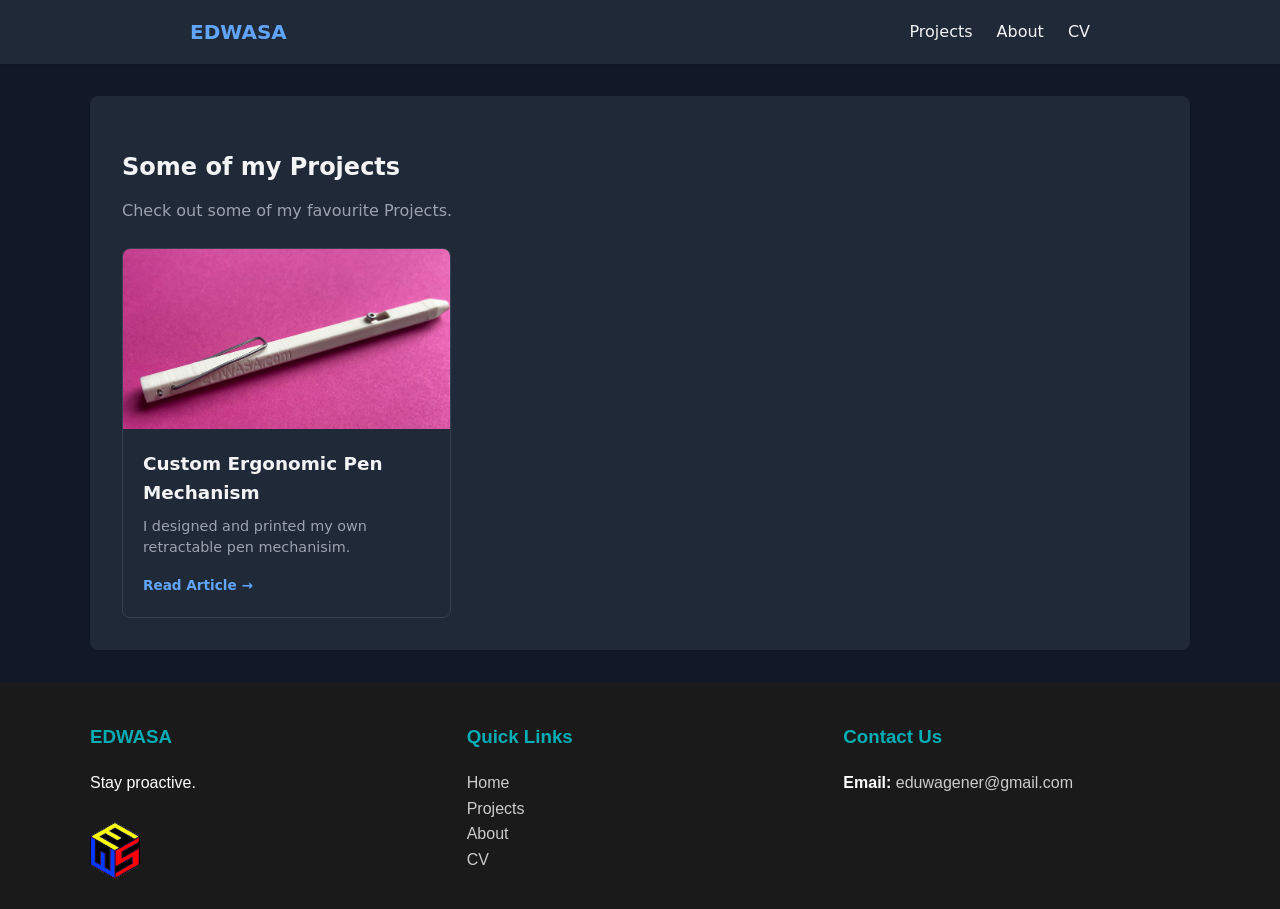
<file: index.html>
<!DOCTYPE html>
<html lang="en">
<head>
    <meta charset="UTF-8">
    <meta name="viewport" content="width=device-width, initial-scale=1.0">
    <title>EDWASA</title>
    <link rel="icon" type="image/x-icon" href="Media/logoV2.svg">
    <link rel="stylesheet" href="style.css">
    <!-- · article column style-->
    <style>
    .articles-container {
        display: grid;
        grid-template-columns: repeat(3, 1fr);
        gap: 1.5rem;
        margin-top: 1.5rem;
    }

    .article-card {
        background: var(--card-bg);
        border: 1px solid var(--border-color);
        border-radius: 8px;
        overflow: hidden;
        text-decoration: none;
        color: inherit;
        display: flex;
        flex-direction: column;
        transition: transform 0.2s ease, border-color 0.2s ease, box-shadow 0.2s ease;
    }

    .article-card:hover {
        border-color: var(--primary-color);
        transform: translateY(-4px);
        box-shadow: 0 4px 12px rgba(0, 0, 0, 0.08);
    }

    .article-image-wrapper {
        width: 100%;
        height: 180px;
        overflow: hidden;
        background-color: var(--border-color);
    }

    .article-image-wrapper img {
        width: 100%;
        height: 100%;
        object-fit: cover;
        transition: transform 0.3s ease;
    }

    .article-card:hover .article-image-wrapper img {
        transform: scale(1.03);
    }

    .article-content {
        padding: 1.25rem;
        display: flex;
        flex-direction: column;
        flex-grow: 1;
    }

    .article-content h3 {
        font-size: 1.15rem;
        margin: 0 0 0.5rem 0;
        color: var(--text-color);
    }

    .article-content p {
        font-size: 0.9rem;
        color: var(--muted-text);
        line-height: 1.5;
        margin: 0 0 1rem 0;
        flex-grow: 1;
    }

    .read-more {
        font-size: 0.85rem;
        font-weight: 600;
        color: var(--primary-color);
    }
    </style>
</head>

<script>
    fetch('header.html')
        .then(response => response.text())
        .then(data => {
            document.getElementById('site-header').innerHTML = data;
        });
    fetch('footer.html')
        .then(response => response.text())
        .then(data => {
            document.getElementById('site-footer').innerHTML = data;
        });
</script>

<body>

    <!-- Header & Navigation -->
    <header id="site-header"></header>

    <main>
        <!-- Featured Articles Section -->
        <section>
            <h2>Some of my Projects</h2>
            <p style="color: var(--muted-text); margin-top: -0.5rem;">Check out some of my favourite Projects.</p>
            
            <div class="articles-container">
                <!-- Article Box 1 -->
                <a href="article-viewer.html?file=Articles/001_Ergonomic_Pen/Ergonomic_Pen.md" class="article-card">
                    <div class="article-image-wrapper">
                        <img src="Articles/001_Ergonomic_Pen/Media/cover.jpeg" alt="Ergonomic Pen" />
                    </div>
                    <div class="article-content">
                        <h3>Custom Ergonomic Pen Mechanism</h3>
                        <p>I designed and printed my own retractable pen mechanisim.</p>
                        <span class="read-more">Read Article &rarr;</span>
                    </div>
                </a>

                <!-- Article Box 2 -->
                <!--
                <a href="link-to-article-2.html" class="article-card">
                    <div class="article-image-wrapper">
                        <img src="path-to-image-2.jpg" alt="Article 2 Cover" />
                    </div>
                    <div class="article-content">
                        <h3>Article Title Two</h3>
                        <p>A brief summary or description of the second article goes right here.</p>
                        <span class="read-more">Read Article &rarr;</span>
                    </div>
                </a>
            -->
                <!-- Article Box 3 -->
                 <!--
                <a href="link-to-article-3.html" class="article-card">
                    <div class="article-image-wrapper">
                        <img src="path-to-image-3.jpg" alt="Article 3 Cover" />
                    </div>
                    <div class="article-content">
                        <h3>Article Title Three</h3>
                        <p>A brief summary or description of the third article goes right here.</p>
                        <span class="read-more">Read Article &rarr;</span>
                    </div>
                </a>
                -->
            </div>
        </section>
    </main>

    <footer id="site-footer"></footer>
</body>
</html>
</file>
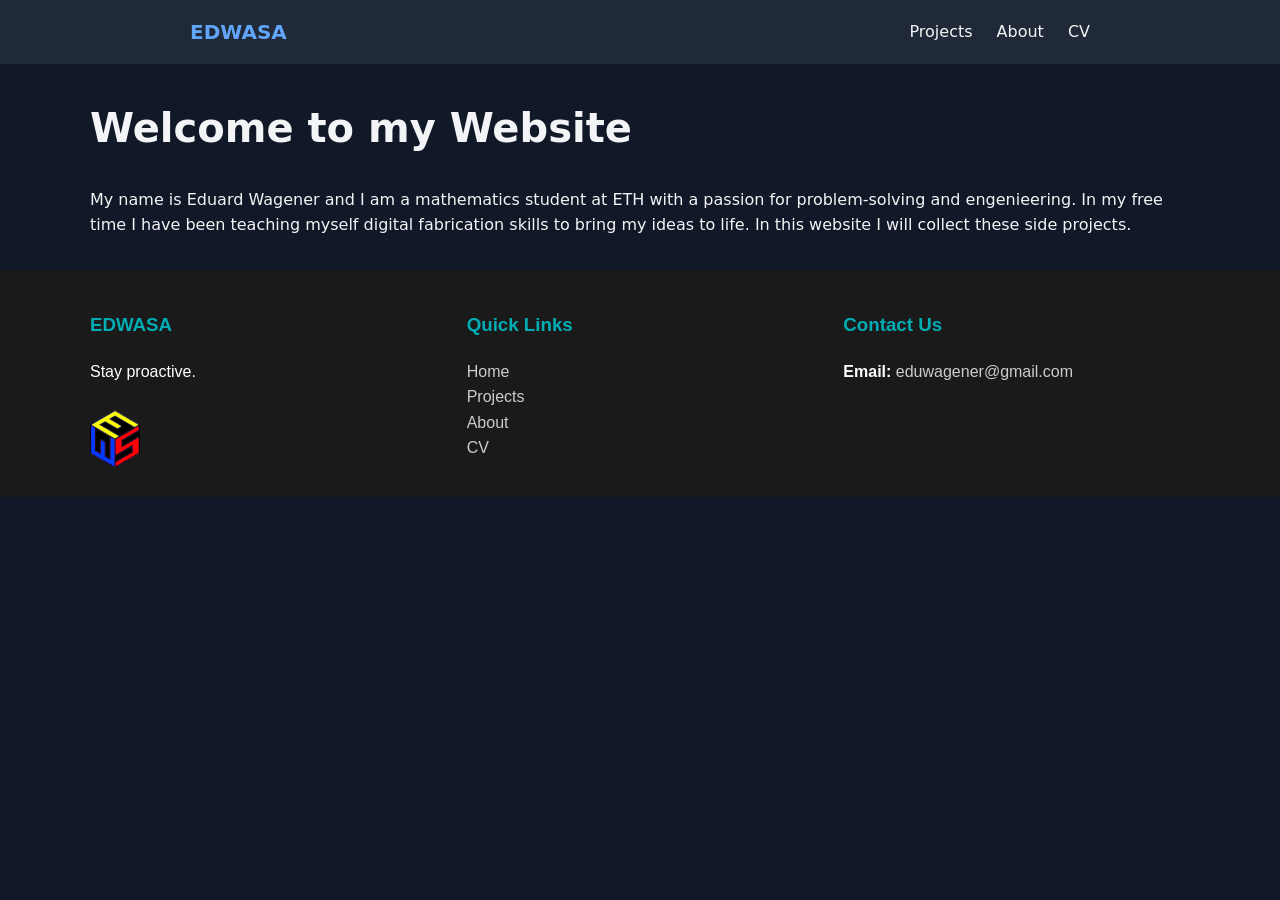
<file: about.html>
<!DOCTYPE html>
<html lang="en">
<head>
    <meta charset="UTF-8">
    <meta name="viewport" content="width=device-width, initial-scale=1.0">
    <title>EDWASA</title>
    <link rel="icon" type="image/x-icon" href="Media/logoV2.svg">
    <link rel="stylesheet" href="style.css">
</head>

<!-- Fetch Header & Footer-->
<script>
    fetch('header.html')
        .then(response => response.text())
        .then(data => {
            document.getElementById('site-header').innerHTML = data;
        });
    fetch('footer.html')
        .then(response => response.text())
        .then(data => {
            document.getElementById('site-footer').innerHTML = data;
        });
</script>

<body>

    <!-- Header & Navigation -->
    <header id="site-header"></header>

    <main>
        <div>
            <h1>Welcome to my Website</h1>
            <p>My name is Eduard Wagener and I am a mathematics student at ETH with a passion for problem-solving and engenieering. 
                In my free time I have been teaching myself digital fabrication skills to bring my ideas to life. In this website I will collect these side projects.</p>
        </div>
    </main>

        <!-- Footer -->
    <footer id="site-footer"></footer>
</body>
</html>
</file>
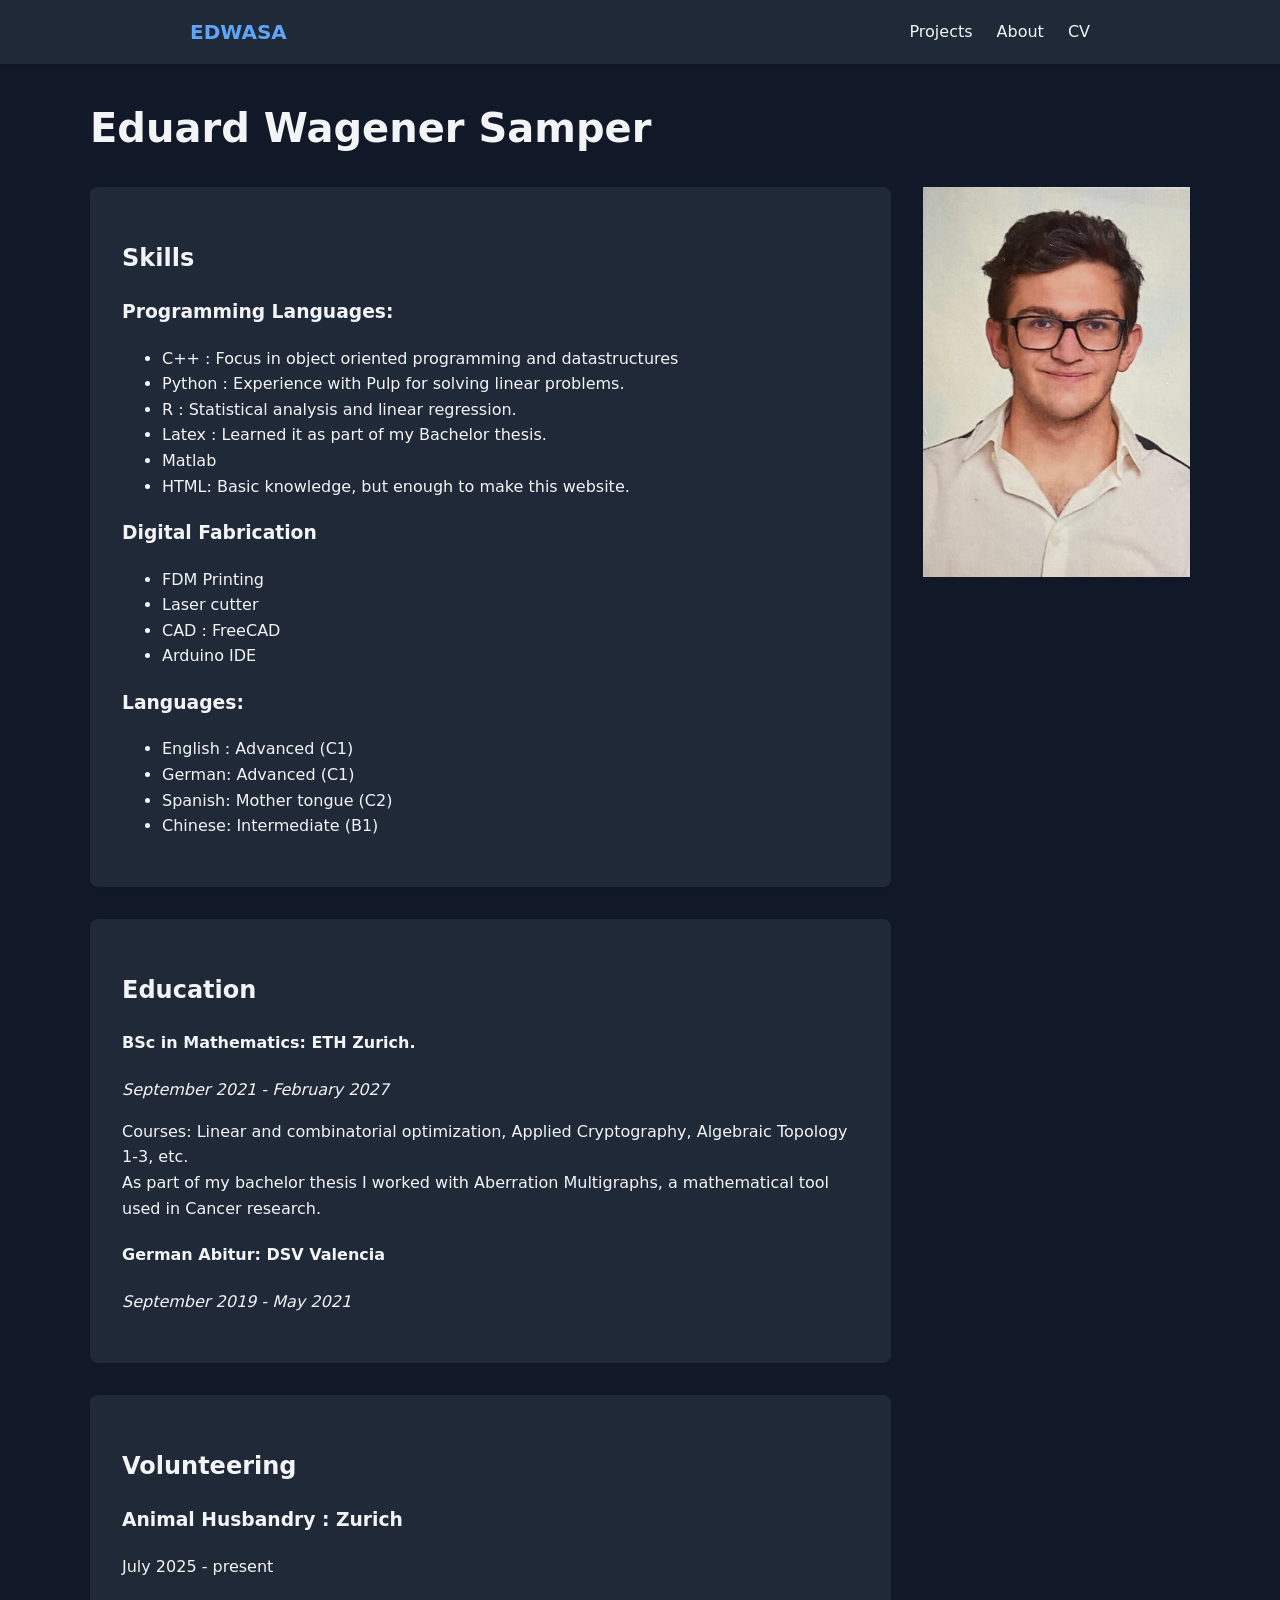
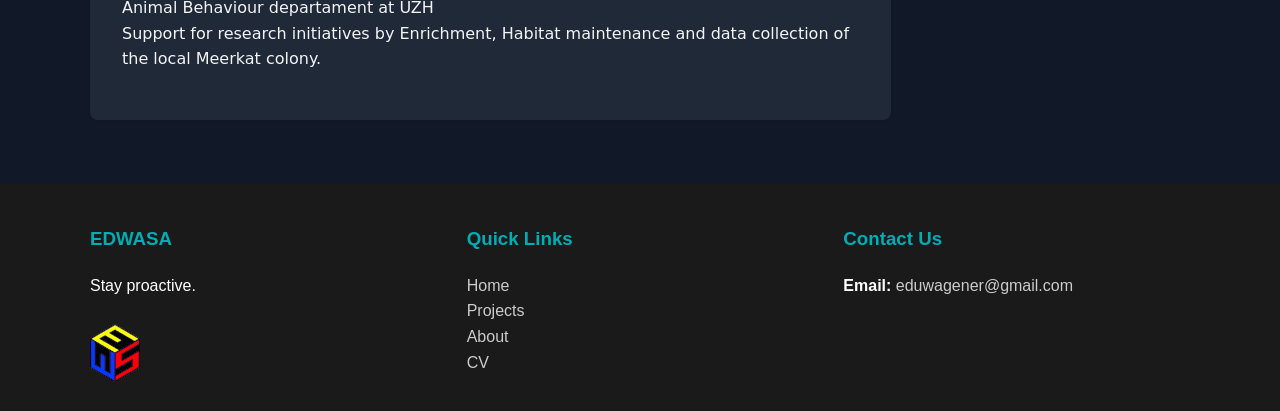
<file: cv.html>
<!DOCTYPE html>
<html lang="en">
<head>
    <meta charset="UTF-8">
    <meta name="viewport" content="width=device-width, initial-scale=1.0">
    <title>EDWASA</title>
    <link rel="icon" type="image/x-icon" href="Media/logoV2.svg">
    <link rel="stylesheet" href="style.css">
    <!-- Styling for columns -->
    <style>
        .content-wrapper {
            display: flex;
            flex-direction: column; /* Stack columns on mobile */
            gap: 2rem;
        }

        .main-content {
            flex: 3;
        }

        .sidebar-block {
            flex: 1;
        }

        @media screen and (min-width: 768px) {
            .content-wrapper {
                flex-direction: row; /* Place columns side-by-side on PC */
            }
        }
    </style>
</head>

<script>
    fetch('header.html')
        .then(response => response.text())
        .then(data => {
            document.getElementById('site-header').innerHTML = data;
        });
    fetch('footer.html')
        .then(response => response.text())
        .then(data => {
            document.getElementById('site-footer').innerHTML = data;
        });
</script>

<body>

    <!-- Header & Navigation -->
    <header id="site-header"></header>

    <main>
        <h1>Eduard Wagener Samper</h1>
        <div class="content-wrapper">
            <div class="main-content">
                <section>
                    <h2>Skills</h2>
                    <h3>Programming Languages:</h3>
                    <div>
                        <ul>
                            <li>C++ : Focus in object oriented programming and datastructures</li>
                            <li>Python : Experience with Pulp for solving linear problems.</li>
                            <li>R : Statistical analysis and linear regression.</li>
                            <li>Latex : Learned it as part of my Bachelor thesis.</li>
                            <li>Matlab</li>
                            <li>HTML: Basic knowledge, but enough to make this website.</li>
                        </ul>
                    </div>
                    <div>
                        <h3>Digital Fabrication</h3>
                        <ul>
                            <li>FDM Printing</li>
                            <li>Laser cutter</li>
                            <li>CAD : FreeCAD</li>
                            <li>Arduino IDE</li>
                        </ul>
                    </div>
                    <h3>Languages:</h3>
                    <div>
                        <ul>
                            <li>English : Advanced (C1)</li>
                            <li>German: Advanced (C1)</li>
                            <li>Spanish: Mother tongue (C2)</li>
                            <li>Chinese: Intermediate (B1)</li>
                        </ul>
                    </div>
                </section>

                 <section>
                    <h2>Education</h2>
                    <div>
                        <h4>BSc in Mathematics: ETH Zurich.</h4>
                        <p><em>September 2021 - February 2027</em></p>
                        <p>Courses: Linear and combinatorial optimization, Applied Cryptography, Algebraic Topology 1-3, etc. <br>
                        As part of my bachelor thesis I worked with Aberration Multigraphs, a mathematical tool used in Cancer research.</p>
                        <h4>German Abitur: DSV Valencia</h4>
                        <p><em>September 2019 - May 2021</em></p>
                    </div>
                </section>

                <section>
                    <h2>Volunteering</h2>
                    <div>
                        <h3>Animal Husbandry : Zurich</h3>
                        <p>July 2025 - present</p>
                        <p>Animal Behaviour departament at UZH <br>
                            Support for research initiatives by Enrichment, Habitat maintenance and data collection of the local Meerkat colony.</p>
                    </div>
                </section>
            </div>
            <aside class="sidebar-block">
                <img src="Media/edu.jpeg" style="width: 100%; height:auto">
            </aside>
        </div>
    </main>

    <footer id="site-footer"></footer>
</body>
</html>
</file>
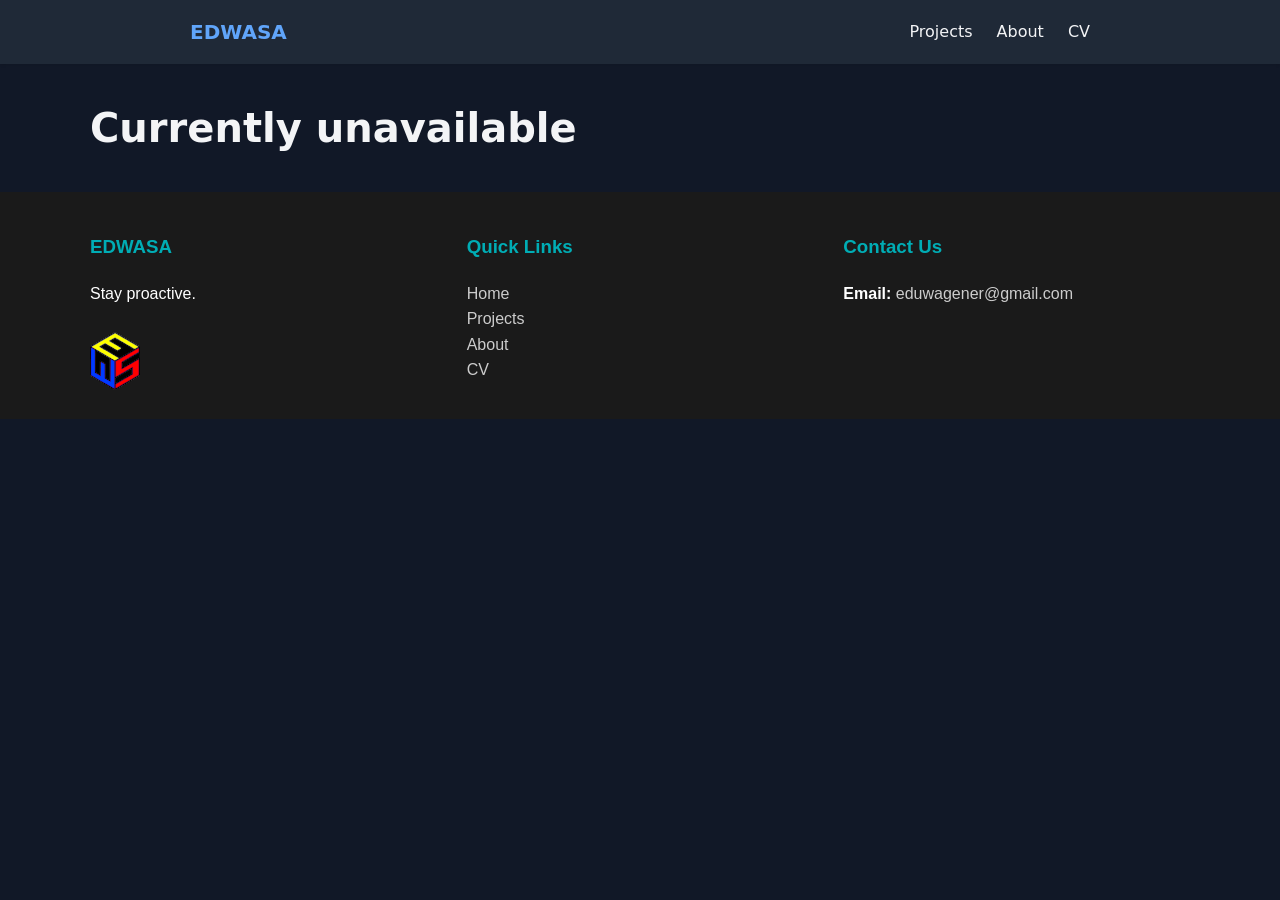
<file: essay.html>
<!DOCTYPE html>
<html lang="en">
<head>
    <meta charset="UTF-8">
    <meta name="viewport" content="width=device-width, initial-scale=1.0">
    <title>EDWASA</title>
    <link rel="icon" type="image/x-icon" href="Media/logoV2.svg">
    <!-- Styling for Light & Dark Mode -->
    <link rel="stylesheet" href="style.css">
</head>

<script>
    fetch('header.html')
        .then(response => response.text())
        .then(data => {
            document.getElementById('site-header').innerHTML = data;
        });
    fetch('footer.html')
        .then(response => response.text())
        .then(data => {
            document.getElementById('site-footer').innerHTML = data;
        });
</script>

<body>

    <header id="site-header"></header>

    <main>
        <div>
            <h1>Currently unavailable</h1>
        </div>
    </main>

    <footer id="site-footer"></footer>
</body>
</html>
</file>
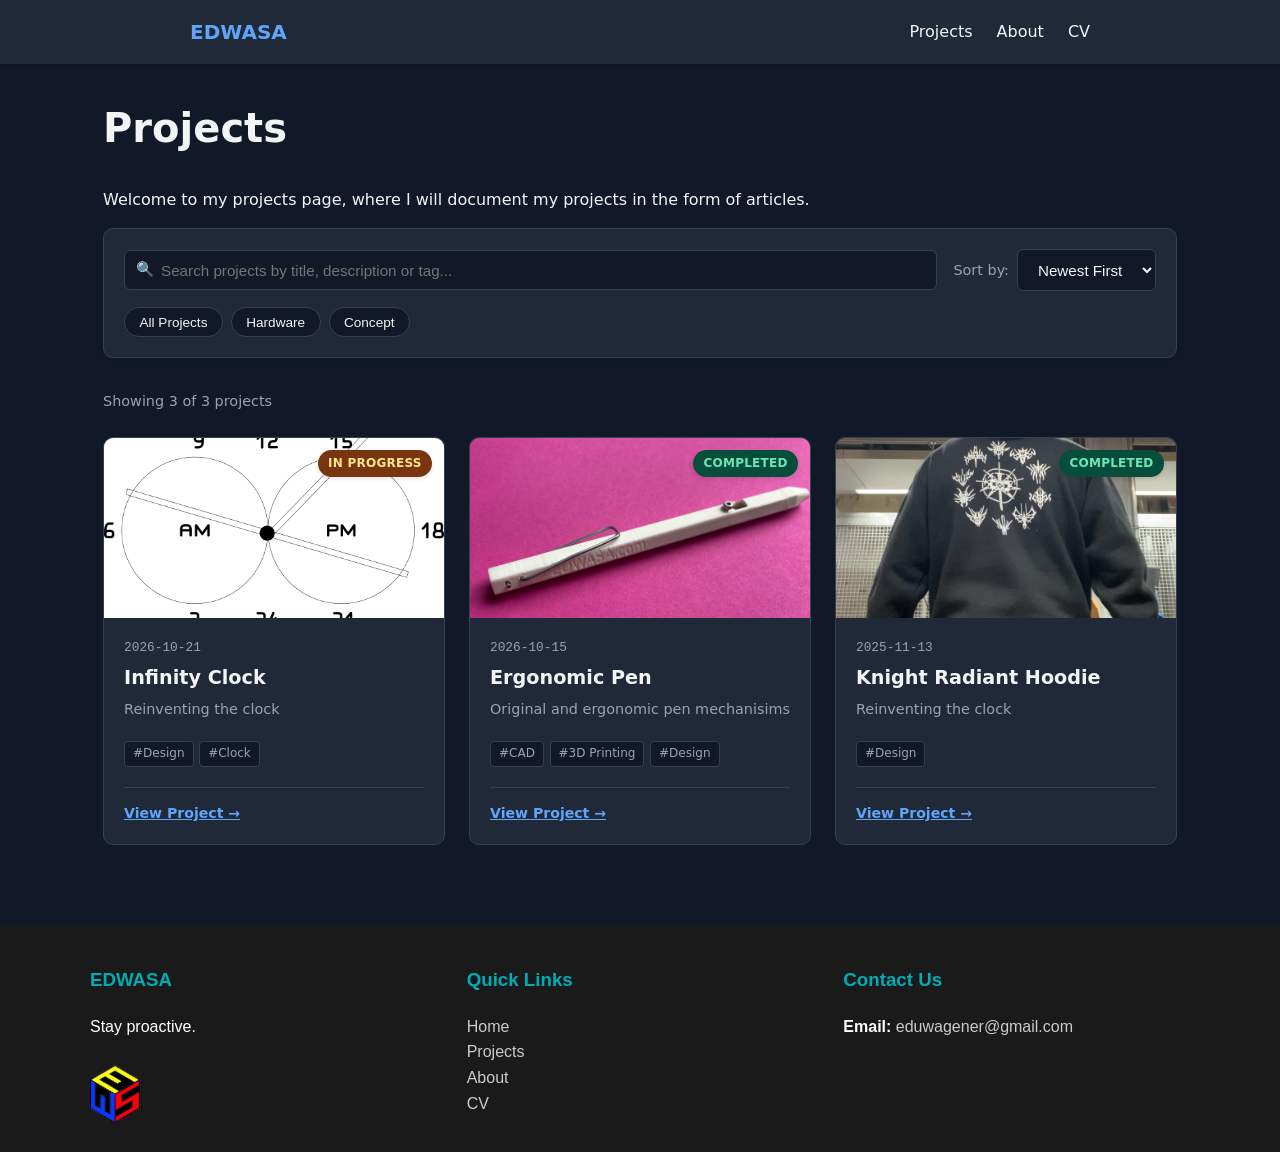
<file: projects.html>
<!DOCTYPE html>
<html lang="en">
<head>
    <meta charset="UTF-8">
    <meta name="viewport" content="width=device-width, initial-scale=1.0">
    <title>Projects - EDWASA</title>
    <link rel="icon" type="image/x-icon" href="Media/logoV2.svg">
    <link rel="stylesheet" href="style.css">
    <style>
        body {
            font-family: system-ui, -apple-system, BlinkMacSystemFont, "Segoe UI", Roboto, sans-serif;
            line-height: 1.6;
            color: var(--text-color);
            background-color: var(--bg-color);
            margin: 0;
            padding: 0;
            transition: background-color 0.3s ease, color 0.3s ease;
            display: flex;
            flex-direction: column;
            min-height: 100vh;
        }

        /* Interactive Controls Section */
        .controls-card {
            background: var(--card-bg);
            border: 1px solid var(--border-color);
            border-radius: 10px;
            padding: 1.25rem;
            margin-bottom: 2rem;
            box-shadow: 0 2px 6px rgba(0, 0, 0, 0.04);
            transition: background-color 0.3s ease, border-color 0.3s ease;
        }

        .controls-top {
            display: flex;
            flex-wrap: wrap;
            gap: 1rem;
            justify-content: space-between;
            align-items: center;
            margin-bottom: 1rem;
        }

        .search-box {
            position: relative;
            flex: 1;
            min-width: 240px;
        }

        .search-input {
            width: 100%;
            padding: 0.65rem 1rem 0.65rem 2.25rem;
            border: 1px solid var(--border-color);
            border-radius: 6px;
            background: var(--bg-color);
            color: var(--text-color);
            font-size: 0.95rem;
            box-sizing: border-box;
            transition: border-color 0.2s ease, background-color 0.3s ease;
        }

        .search-input:focus {
            outline: none;
            border-color: var(--primary-color);
        }

        .search-icon {
            position: absolute;
            left: 0.75rem;
            top: 50%;
            transform: translateY(-50%);
            color: var(--muted-text);
            pointer-events: none;
            font-size: 0.9rem;
        }

        .sort-wrapper {
            display: flex;
            align-items: center;
            gap: 0.5rem;
        }

        .sort-label {
            font-size: 0.9rem;
            font-weight: 500;
            color: var(--muted-text);
            white-space: nowrap;
        }

        .sort-select {
            padding: 0.65rem 1rem;
            border: 1px solid var(--border-color);
            border-radius: 6px;
            background: var(--bg-color);
            color: var(--text-color);
            font-size: 0.95rem;
            cursor: pointer;
            transition: border-color 0.2s ease, background-color 0.3s ease;
        }

        .sort-select:focus {
            outline: none;
            border-color: var(--primary-color);
        }

        /* Filter Pills */
        .filter-pills {
            display: flex;
            flex-wrap: wrap;
            gap: 0.5rem;
            align-items: center;
        }

        .filter-btn {
            background: var(--bg-color);
            border: 1px solid var(--border-color);
            color: var(--text-color);
            padding: 0.4rem 0.9rem;
            border-radius: 20px;
            font-size: 0.85rem;
            font-weight: 500;
            cursor: pointer;
            transition: all 0.2s ease;
        }

        .filter-btn:hover {
            border-color: var(--primary-color);
            color: var(--primary-color);
        }

        .filter-btn.idea {
            background: var(--primary-color);
            border-color: var(--primary-color);
            color: #ffffff;
        }

        /* Results Counter */
        .results-meta {
            display: flex;
            justify-content: space-between;
            align-items: center;
            margin-bottom: 1.5rem;
            font-size: 0.9rem;
            color: var(--muted-text);
        }

        /* Articles / Projects Grid */
        .articles-container {
            display: grid;
            grid-template-columns: repeat(3, minmax(280px, 1fr));
            gap: 1.5rem;
            margin-bottom: 3rem;
            max-width: 100%;
        }

        /* Adapt Article Card for Projects */
        .article-card {
            background: var(--card-bg);
            border: 1px solid var(--border-color);
            border-radius: 10px;
            overflow: hidden;
            text-decoration: none;
            color: inherit;
            display: flex;
            flex-direction: column;
            transition: transform 0.25 ease, border-color 0.25s ease, box-shadow 0.25s ease, opacity 0.3s ease;
            position: relative;
        }

        .article-card:hover {
            border-color: var(--primary-color);
            transform: translateY(-4px);
            box-shadow: 0 6px 16px rgba(0, 0, 0, 0.08);
        }

        .article-image-wrapper {
            width: 100%;
            height: 180px;
            overflow: hidden;
            background-color: var(--border-color);
            position: relative;
        }

        .article-image-wrapper img {
            width: 100%;
            height: 100%;
            object-fit: cover;
            transition: transform 0.3s ease;
        }

        .article-card:hover .article-image-wrapper img {
            transform: scale(1.04);
        }

        /* Status Badge Overlays */
        .status-badge {
            position: absolute;
            top: 0.75rem;
            right: 0.75rem;
            padding: 0.25rem 0.65rem;
            border-radius: 20px;
            font-size: 0.75rem;
            font-weight: 600;
            letter-spacing: 0.02em;
            text-transform: uppercase;
            box-shadow: 0 2px 4px rgba(0, 0, 0, 0.1);
            backdrop-filter: blur(4px);
        }

        .status-completed {
            background-color: var(--status-completed-bg);
            color: var(--status-completed-text);
        }

        .status-in-progress {
            background-color: var(--status-inprogress-bg);
            color: var(--status-inprogress-text);
        }

        .status-idea {
            background-color: var(--status-idea-bg);
            color: var(--status-idea-text);
        }

        .status-archived {
            background-color: var(--status-archived-bg);
            color: var(--status-archived-text);
        }

        .article-content {
            padding: 1.25rem;
            display: flex;
            flex-direction: column;
            flex-grow: 1;
        }

        .card-meta-line {
            display: flex;
            align-items: center;
            justify-content: space-between;
            gap: 0.5rem;
            font-size: 0.8rem;
            color: var(--muted-text);
            margin-bottom: 0.5rem;
        }

        .project-date {
            font-family: monospace, monospace;
            font-size: 0.8rem;
        }

        .article-content h3 {
            font-size: 1.2rem;
            margin: 0 0 0.5rem 0;
            color: var(--text-color);
            line-height: 1.3;
        }

        .article-content p {
            font-size: 0.9rem;
            color: var(--muted-text);
            line-height: 1.5;
            margin: 0 0 1.25rem 0;
            flex-grow: 1;
        }

        .tags-list {
            display: flex;
            flex-wrap: wrap;
            gap: 0.35rem;
            margin-bottom: 1.25rem;
        }

        .tag-item {
            font-size: 0.75rem;
            background: var(--bg-color);
            color: var(--muted-text);
            padding: 0.15rem 0.5rem;
            border-radius: 4px;
            border: 1px solid var(--border-color);
        }

        .card-footer-line {
            display: flex;
            align-items: center;
            justify-content: space-between;
            border-top: 1px solid var(--border-color);
            padding-top: 0.85rem;
            margin-top: auto;
        }

        .read-more {
            font-size: 0.88rem;
            font-weight: 600;
            color: var(--primary-color);
            display: inline-flex;
            align-items: center;
            gap: 0.25rem;
        }

        /* Empty state styling */
        .empty-state {
            grid-column: 1 / -1;
            text-align: center;
            padding: 4rem 2rem;
            background: var(--card-bg);
            border: 1px dashed var(--border-color);
            border-radius: 10px;
        }

        .empty-state h3 {
            font-size: 1.25rem;
            margin: 0 0 0.5rem 0;
            color: var(--text-color);
        }

        .empty-state p {
            color: var(--muted-text);
            margin: 0 0 1.5rem 0;
        }

        .reset-btn {
            background: var(--primary-color);
            color: #ffffff;
            border: none;
            padding: 0.5rem 1.25rem;
            border-radius: 6px;
            font-weight: 500;
            cursor: pointer;
            transition: opacity 0.2s ease;
        }

        .reset-btn:hover {
            opacity: 0.9;
        }

        /* Responsive adjustments */
        @media (max-width: 960px) {
            .articles-container {
                grid-template-columns: repeat(2, 1fr);
            }
        }

        @media (max-width: 640px) {
            .articles-container {
                grid-template-columns: 1fr;
            }

            .controls-top {
                flex-direction: column;
                align-items: stretch;
            }

            .sort-wrapper {
                justify-content: space-between;
            }

            .sort-select {
                flex: 1;
            }
        }
    </style>
</head>

<script>
    fetch('header.html')
        .then(response => response.text())
        .then(data => {
            document.getElementById('site-header').innerHTML = data;
        });
    fetch('footer.html')
        .then(response => response.text())
        .then(data => {
            document.getElementById('site-footer').innerHTML = data;
        });
</script>

<body>
    <header id="site-header"></header>

    <main>
        <!-- Page Header -->
        <div class="page-header">
            <h1>Projects</h1>
            <p>Welcome to my projects page, where I will document my projects in the form of articles.</p>
        </div>

        <!-- Controls: Search, Sort & Categories -->
        <div class="controls-card">
            <div class="controls-top">
                <div class="search-box">
                    <span class="search-icon">🔍</span>
                    <input type="text" id="search-input" class="search-input" placeholder="Search projects by title, description or tag..." aria-label="Search projects">
                </div>
                <div class="sort-wrapper">
                    <label for="sort-select" class="sort-label">Sort by:</label>
                    <select id="sort-select" class="sort-select">
                        <option value="date-desc">Newest First</option>
                        <option value="date-asc">Oldest First</option>
                        <option value="title-asc">Title (A-Z)</option>
                        <option value="status">Status</option>
                    </select>
                </div>
            </div>

            <!-- Filter Buttons, add more as I need them-->
            <div class="filter-pills" id="filter-pills">
                <button class="filter-btn active" data-category="All">All Projects</button>
                <button class="filter-btn" data-category="Hardware">Hardware</button>
                <button class="filter-btn" data-category="Concept">Concept</button>
            </div>
        </div>

        <!-- Results Counter -->
        <div class="results-meta">
            <span id="results-count">Showing 0 projects</span>
        </div>

        <!-- Dynamic Projects Grid -->
        <div class="articles-container" id="projects-grid">
            <!-- Project Cards Rendered via JS -->
        </div>
    </main>

    <footer id="site-footer"></footer>

    <!-- JavaScript Engine -->
    <script>
        /* ----------------------------------------------------
         * 1. PROJECT DATA DATASET
         * ---------------------------------------------------- */
        const projectsData = [
            {
                id: "p1",
                title: "Ergonomic Pen",
                description: "Original and ergonomic pen mechanisims",
                category: "Hardware",
                tags: ["CAD", "3D Printing", "Design"],
                date: "2026-10-15",
                status: "Completed", // Status options: Idea, Completed, In Progress, Archived
                image: "Articles/001_Ergonomic_Pen/Media/cover.jpeg",
                link: "article-viewer.html?file=Articles/001_Ergonomic_Pen/Ergonomic_Pen.md"
            },
            {
                id: "p2",
                title: "Infinity Clock",
                description: "Reinventing the clock",
                category: "Concept",
                tags: ["Design", "Clock"],
                date: "2026-10-21",
                status: "In Progress", // Status options: Idea, Completed, In Progress, Archived
                image: "Articles/002_Infinity_Clock/Media/cover.png",
                link: "article-viewer.html?file=Articles/002_Infinity_Clock/Infinity_Clock.md"
            },
            {
                id: "p3",
                title: "Knight Radiant Hoodie",
                description: "Reinventing the clock",
                category: "Concept",
                tags: ["Design"],
                date: "2025-11-13",
                status: "Completed", // Status options: Idea, Completed, In Progress, Archived
                image: "Articles/003_Custom_Hoodie/Media/back02.jpeg",
                link: "article-viewer.html?file=Articles/003_Custom_Hoodie/Hoodie.md"
            },
        ];

        /* ----------------------------------------------------
         * 2. STATE MANAGEMENT & DOM ELEMENTS
         * ---------------------------------------------------- */
        let currentCategory = "All";
        let currentSearchQuery = "";
        let currentSort = "date-desc";

        const projectsGrid = document.getElementById('projects-grid');
        const searchInput = document.getElementById('search-input');
        const sortSelect = document.getElementById('sort-select');
        const filterPills = document.getElementById('filter-pills');
        const resultsCount = document.getElementById('results-count');

        /* Helper for CSS status classes */
        function getStatusClass(status) {
            switch (status.toLowerCase()) {
                case 'completed': return 'status-completed';
                case 'in progress': return 'status-in-progress';
                case 'idea': return 'status-idea';
                case 'archived': return 'status-archived';
                default: return 'status-archived';
            }
        }

        /* ----------------------------------------------------
         * 3. RENDER FUNCTION
         * ---------------------------------------------------- */
        function renderProjects() {
            // 1. Filter by category
            let filtered = projectsData.filter(project => {
                if (currentCategory !== "All" && project.category !== currentCategory) {
                    return false;
                }
                
                // 2. Filter by search query (Title, Description, or Tags)
                if (currentSearchQuery.trim() !== "") {
                    const query = currentSearchQuery.toLowerCase();
                    const titleMatch = project.title.toLowerCase().includes(query);
                    const descMatch = project.description.toLowerCase().includes(query);
                    const tagMatch = project.tags.some(tag => tag.toLowerCase().includes(query));
                    return titleMatch || descMatch || tagMatch;
                }

                return true;
            });

            // 3. Sort projects
            filtered.sort((a, b) => {
                if (currentSort === "date-desc") {
                    return new Date(b.date) - new Date(a.date);
                } else if (currentSort === "date-asc") {
                    return new Date(a.date) - new Date(b.date);
                } else if (currentSort === "title-asc") {
                    return a.title.localeCompare(b.title);
                } else if (currentSort === "status") {
                    const priority = { "Idea": 3, "In Progress": 2, "Completed": 1, "Archived": 4 };
                    return (priority[a.status] || 99) - (priority[b.status] || 99);
                }
                return 0;
            });

            // 4. Update count badge
            resultsCount.textContent = `Showing ${filtered.length} of ${projectsData.length} projects`;

            // 5. Render HTML
            if (filtered.length === 0) {
                projectsGrid.innerHTML = `
                    <div class="empty-state">
                        <h3>No projects found</h3>
                        <p>No projects match your current filter or search query.</p>
                        <button class="reset-btn" onclick="resetFilters()">Reset Filters</button>
                    </div>
                `;
                return;
            }

            projectsGrid.innerHTML = filtered.map(project => `
                <article class="article-card">
                    <div class="article-image-wrapper">
                        <img src="${project.image}" alt="${project.title} Cover" loading="lazy" />
                        <span class="status-badge ${getStatusClass(project.status)}">${project.status}</span>
                    </div>
                    <div class="article-content">
                        <div class="card-meta-line">
                            <span class="project-date"> ${project.date}</span>
                        </div>
                        <h3>${project.title}</h3>
                        <p>${project.description}</p>
                        
                        <div class="tags-list">
                            ${project.tags.map(tag => `<span class="tag-item">#${tag}</span>`).join('')}
                        </div>

                        <div class="card-footer-line">
                            <a href="${project.link}" class="read-more">View Project &rarr;</a>
                        </div>
                    </div>
                </article>
            `).join('');
        }

        function resetFilters() {
            currentCategory = "All";
            currentSearchQuery = "";
            currentSort = "date-desc";

            searchInput.value = "";
            sortSelect.value = "date-desc";

            Array.from(filterPills.children).forEach(btn => {
                btn.classList.toggle('idea', btn.dataset.category === "All");
            });

            renderProjects();
        }

        /* ----------------------------------------------------
         * 4. EVENT LISTENERS
         * ---------------------------------------------------- */
        searchInput.addEventListener('input', (e) => {
            currentSearchQuery = e.target.value;
            renderProjects();
        });

        sortSelect.addEventListener('change', (e) => {
            currentSort = e.target.value;
            renderProjects();
        });

        filterPills.addEventListener('click', (e) => {
            const button = e.target.closest('.filter-btn');
            if (!button) return;

            Array.from(filterPills.children).forEach(btn => btn.classList.remove('idea'));
            button.classList.add('idea');

            currentCategory = button.dataset.category;
            renderProjects();
        });

        // Initial render on load
        renderProjects();
    </script>
</body>
</html>
</file>
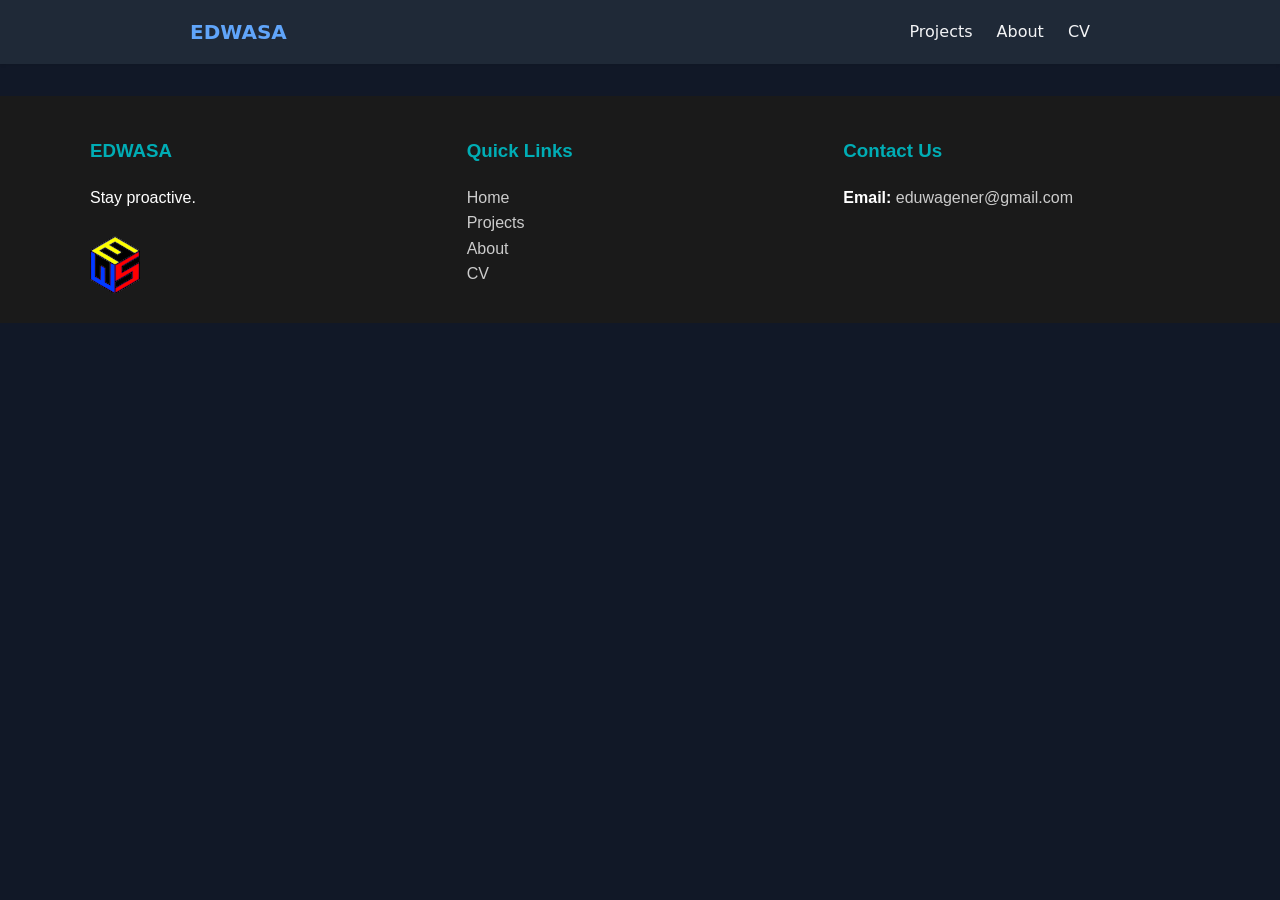
<file: template.html>
<!DOCTYPE html>
<html lang="en">
<head>
    <meta charset="UTF-8">
    <meta name="viewport" content="width=device-width, initial-scale=1.0">
    <title>EDWASA</title>
    <link rel="icon" type="image/x-icon" href="Media/logoV2.svg">
    <link rel="stylesheet" href="style.css">
</head>

<!-- Fetch Header & Footer-->
<script>
    fetch('header.html')
        .then(response => response.text())
        .then(data => {
            document.getElementById('site-header').innerHTML = data;
        });
    fetch('footer.html')
        .then(response => response.text())
        .then(data => {
            document.getElementById('site-footer').innerHTML = data;
        });
</script>

<body>

    <header id="site-header"></header>

    <main>
    </main>

    <footer id="site-footer"></footer>

    <!-- JavaScript for Dark Mode Toggle -->
    <script>
        const themeToggleBtn = document.getElementById('theme-toggle');
        const themeIcon = document.getElementById('theme-icon');
        const themeText = document.getElementById('theme-text');

        // Check if user has a previously saved theme preference
        const savedTheme = localStorage.getItem('theme');
        
        // Check if the user's OS prefers dark mode
        const prefersDark = window.matchMedia('(prefers-color-scheme: dark)').matches;

        // Apply saved preference or system default on initial load
        if (savedTheme === 'dark' || (!savedTheme && prefersDark)) {
            setTheme('dark');
        } else {
            setTheme('light');
        }

        // Handle button click
        themeToggleBtn.addEventListener('click', () => {
            const currentTheme = document.documentElement.getAttribute('data-theme');
            if (currentTheme === 'dark') {
                setTheme('light');
            } else {
                setTheme('dark');
            }
        });

        // Function to update the page theme and storage
        function setTheme(theme) {
            if (theme === 'dark') {
                document.documentElement.setAttribute('data-theme', 'dark');
                themeIcon.textContent = '☀️';
                themeText.textContent = 'Light';
                localStorage.setItem('theme', 'dark');
            } else {
                document.documentElement.removeAttribute('data-theme');
                themeIcon.textContent = '🌙';
                themeText.textContent = 'Dark';
                localStorage.setItem('theme', 'light');
            }
        }
    </script>
</body>
</html>
</file>
<file: style.css>
:root {
    --primary-color: #60a5fa;
    --primary-hover: #93c5fd;
    --text-color: #f3f4f6;
    --bg-color: #111827;
    --card-bg: #1f2937;
    --border-color: #374151;
    --muted-text: #9ca3af;

    /* Status Badge Colors (Dark Mode) */
    --status-completed-bg: #064e3b;
    --status-completed-text: #6ee7b7;
    --status-inprogress-bg: #78350f;
    --status-inprogress-text: #fde68a;
    --status-active-bg: #1e3a8a;
    --status-active-text: #93c5fd;
    --status-archived-bg: #374151;
    --status-archived-text: #d1d5db;
}

body {
    font-family: system-ui, -apple-system, BlinkMacSystemFont, "Segoe UI", Roboto, sans-serif;
    line-height: 1.6;
    color: var(--text-color);
    background-color: var(--bg-color);
    margin: 0;
    padding: 0;
    transition: background-color 0.3s ease, color 0.3s ease;
}

header {
    background: var(--card-bg);
    box-shadow: 0 1px 3px rgba(0, 0, 0, 0.1);
    position: sticky;
    top: 0;
    z-index: 100;
    transition: background-color 0.3s ease;
}

nav {
    max-width: 900px;
    margin: 0 auto;
    display: flex;
    justify-content: space-between;
    align-items: center;
    padding: 1rem 2rem;
}

.logo {
    font-weight: bold;
    font-size: 1.25rem;
    color: var(--primary-color);
    text-decoration: none;
}

.nav-right {
    display: flex;
    align-items: center;
    gap: 1.5rem;
}

.nav-links {
    list-style: none;
    display: flex;
    gap: 1.5rem;
    margin: 0;
    padding: 0;
}

.nav-links a {
    text-decoration: none;
    color: var(--text-color);
    font-weight: 500;
}

.nav-links a:hover {
    color: var(--primary-color);
}

main {
    max-width: 1100px; /* Expanded slightly to accommodate 3 columns comfortably */
    margin: 2rem auto;
    padding: 0 2rem;
}

section {
    background: var(--card-bg);
    padding: 2rem;
    margin-bottom: 2rem;
    border-radius: 8px;
    box-shadow: 0 1px 3px rgba(0, 0, 0, 0.05);
    transition: background-color 0.3s ease;
}

h1, h2 {
    color: var(--text-color);
}

h1 {
    font-size: 2.5rem;
    margin-top: 0;
}

a {
    color: var(--primary-color);
}

.btn {
    display: inline-block;
    background: var(--primary-color);
    color: #ffffff;
    padding: 0.75rem 1.5rem;
    border-radius: 4px;
    text-decoration: none;
    font-weight: 500;
    margin-top: 1rem;
}

.btn:hover {
    opacity: 0.9;
}

/* Responsive adjustments for smaller screens */
@media (max-width: 900px) {
    .articles-container {
        grid-template-columns: 1fr;
    }
}

/* Footer Styles */
.site-footer {
    background-color: #1a1a1a;
    color: #ffffff;
    padding: 40px 20px 20px;
    font-family: Arial, sans-serif;
}

.footer-container {
    max-width: 1100px;
    margin: 0 auto;
    display: flex;
    flex-wrap: wrap;
    justify-content: space-between;
    gap: 30px;
}

.footer-column {
    flex: 1;
    min-width: 250px;
}

.footer-column h3 {
    color: #00adb5;
    margin-top: 0;
}

.footer-column ul {
    list-style: none;
    padding: 0;
}

.footer-column a {
    color: #cccccc;
    text-decoration: none;
}
</file>
